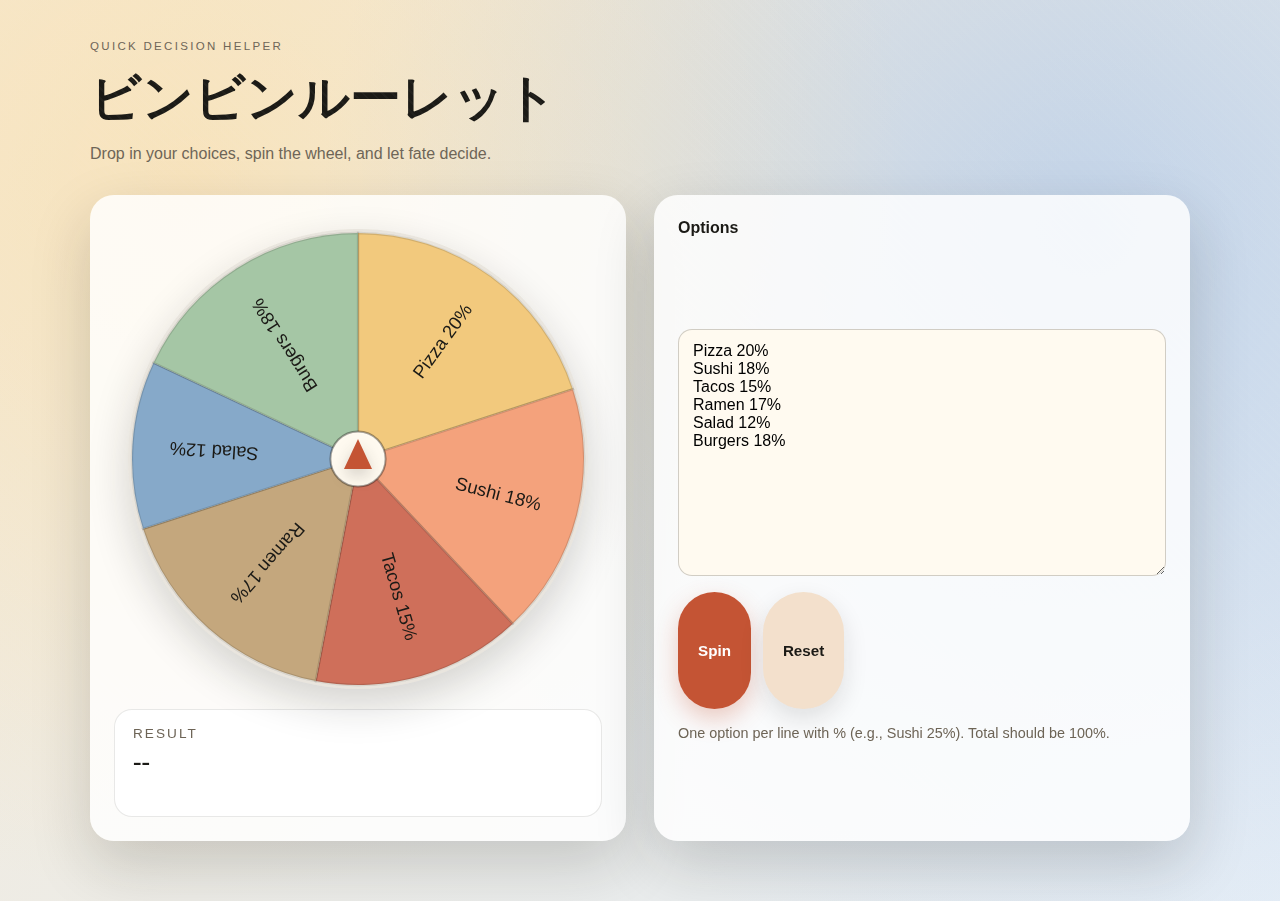
<file: index.html>
﻿<!doctype html>
<html lang="en">
<head>
  <meta charset="utf-8" />
  <meta name="viewport" content="width=device-width, initial-scale=1" />
  <title>ビンビンルーレット</title>
  <link rel="stylesheet" href="styles.css" />
</head>
<body>
  <main class="app">
    <header class="hero">
      <p class="eyebrow">Quick decision helper</p>
      <h1>ビンビンルーレット</h1>
      <p class="subhead">Drop in your choices, spin the wheel, and let fate decide.</p>
    </header>

    <section class="content">
      <div class="wheel-panel">
        <div class="wheel-wrap">
          <canvas id="wheel" width="420" height="420" aria-label="roulette wheel"></canvas>
          <div class="pointer" aria-hidden="true"></div>
        </div>
        <div class="result-card">
          <div class="result-label">Result</div>
          <div id="result" class="result-value" aria-live="polite">--</div>
          <div id="status" class="status" role="status"></div>
        </div>
      </div>

      <div class="control-panel">
        <label for="options">Options</label>
        <textarea id="options" rows="8" placeholder="Pizza 20%"></textarea>
        <div class="controls">
          <button id="spin">Spin</button>
          <button id="reset" class="secondary">Reset</button>
        </div>
        <p class="hint">One option per line with % (e.g., Sushi 25%). Total should be 100%.</p>
      </div>
    </section>
  </main>

  <script src="script.js" defer></script>
</body>
</html>
</file>
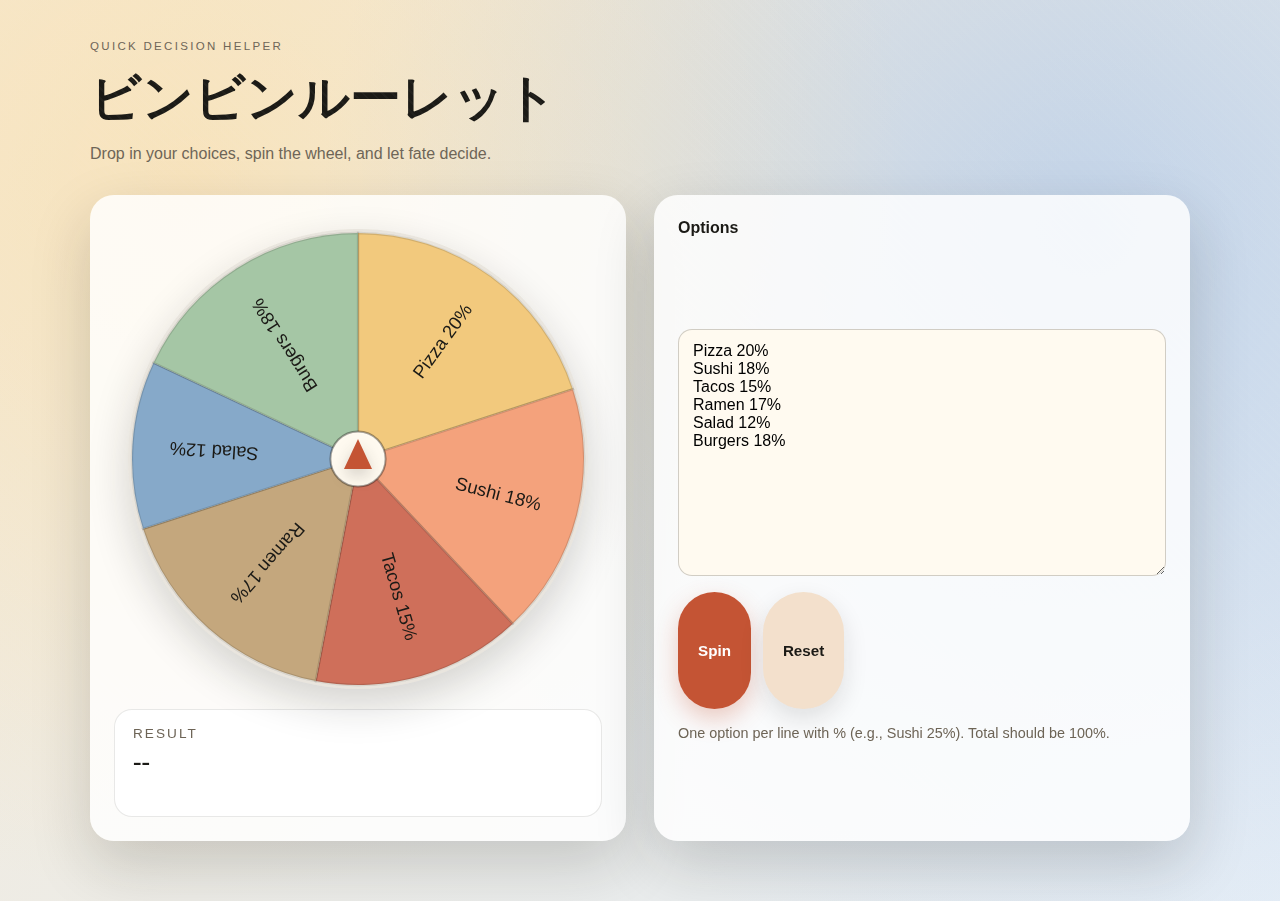
<file: ルーレット/index.html>
﻿<!doctype html>
<html lang="en">
<head>
  <meta charset="utf-8" />
  <meta name="viewport" content="width=device-width, initial-scale=1" />
  <title>ビンビンルーレット</title>
  <link rel="stylesheet" href="styles.css" />
</head>
<body>
  <main class="app">
    <header class="hero">
      <p class="eyebrow">Quick decision helper</p>
      <h1>ビンビンルーレット</h1>
      <p class="subhead">Drop in your choices, spin the wheel, and let fate decide.</p>
    </header>

    <section class="content">
      <div class="wheel-panel">
        <div class="wheel-wrap">
          <canvas id="wheel" width="420" height="420" aria-label="roulette wheel"></canvas>
          <div class="pointer" aria-hidden="true"></div>
        </div>
        <div class="result-card">
          <div class="result-label">Result</div>
          <div id="result" class="result-value" aria-live="polite">--</div>
          <div id="status" class="status" role="status"></div>
        </div>
      </div>

      <div class="control-panel">
        <label for="options">Options</label>
        <textarea id="options" rows="8" placeholder="Pizza 20%"></textarea>
        <div class="controls">
          <button id="spin">Spin</button>
          <button id="reset" class="secondary">Reset</button>
        </div>
        <p class="hint">One option per line with % (e.g., Sushi 25%). Total should be 100%.</p>
      </div>
    </section>
  </main>

  <script src="script.js" defer></script>
</body>
</html>
</file>
<file: styles.css>
:root {
  --ink: #1b1a16;
  --muted: #6d6456;
  --accent: #c45434;
  --accent-dark: #8f3d26;
  --panel: rgba(255, 255, 255, 0.82);
  --panel-shadow: 0 24px 60px rgba(27, 26, 22, 0.18);
}

* {
  box-sizing: border-box;
}

body {
  margin: 0;
  min-height: 100vh;
  color: var(--ink);
  font-family: "Trebuchet MS", "Gill Sans", "Candara", sans-serif;
  background:
    radial-gradient(circle at 15% 20%, rgba(255, 219, 149, 0.45), transparent 55%),
    radial-gradient(circle at 85% 25%, rgba(118, 165, 230, 0.35), transparent 60%),
    linear-gradient(135deg, #f4ead8, #e6eef6);
  overflow-x: hidden;
}

body::before {
  content: "";
  position: fixed;
  inset: 0;
  background: repeating-linear-gradient(
    45deg,
    rgba(255, 255, 255, 0.08),
    rgba(255, 255, 255, 0.08) 2px,
    transparent 2px,
    transparent 7px
  );
  pointer-events: none;
  opacity: 0.4;
}

.app {
  width: min(1100px, 92vw);
  margin: 0 auto;
  padding: 40px 0 60px;
  display: grid;
  gap: 32px;
  animation: rise 0.8s ease-out both;
}

.hero {
  display: grid;
  gap: 12px;
}

.eyebrow {
  letter-spacing: 0.2em;
  text-transform: uppercase;
  font-size: 0.72rem;
  color: var(--muted);
  margin: 0;
}

.hero h1 {
  font-family: "Palatino Linotype", "Book Antiqua", Palatino, serif;
  font-size: clamp(2.6rem, 4vw, 3.6rem);
  margin: 0;
}

.subhead {
  margin: 0;
  color: var(--muted);
  max-width: 560px;
}

.content {
  display: grid;
  grid-template-columns: repeat(2, minmax(0, 1fr));
  gap: 28px;
}

.wheel-panel,
.control-panel {
  background: var(--panel);
  border-radius: 24px;
  padding: 24px;
  box-shadow: var(--panel-shadow);
  position: relative;
  isolation: isolate;
}

.wheel-panel {
  display: grid;
  gap: 20px;
  align-content: start;
  animation: panel-in 0.8s ease-out both;
}

.control-panel {
  display: grid;
  gap: 16px;
  animation: panel-in 0.8s ease-out both;
  animation-delay: 0.1s;
}

.wheel-wrap {
  position: relative;
  display: grid;
  place-items: center;
  padding-top: 10px;
}

canvas {
  border-radius: 50%;
  background: #fbf7ef;
  box-shadow: inset 0 0 0 3px rgba(27, 26, 22, 0.08), 0 16px 40px rgba(27, 26, 22, 0.18);
}

.pointer {
  position: absolute;
  top: 50%;
  left: 50%;
  width: 0;
  height: 0;
  border-left: 14px solid transparent;
  border-right: 14px solid transparent;
  border-bottom: 30px solid var(--accent);
  transform: translate(-50%, -50%);
  filter: drop-shadow(0 6px 8px rgba(27, 26, 22, 0.2));
}

.result-card {
  background: rgba(255, 255, 255, 0.9);
  border-radius: 18px;
  padding: 16px 18px;
  display: grid;
  gap: 6px;
  border: 1px solid rgba(27, 26, 22, 0.1);
}

.result-label {
  font-size: 0.85rem;
  text-transform: uppercase;
  letter-spacing: 0.15em;
  color: var(--muted);
}

.result-value {
  font-size: clamp(1.4rem, 2vw, 1.8rem);
  font-weight: 600;
  font-family: "Palatino Linotype", "Book Antiqua", Palatino, serif;
}

.status {
  font-size: 0.9rem;
  color: var(--accent-dark);
  min-height: 1.2em;
}

.result-card.celebrate {
  animation: pop 0.45s ease-out;
}

label {
  font-weight: 600;
}

textarea {
  width: 100%;
  border-radius: 14px;
  border: 1px solid rgba(27, 26, 22, 0.2);
  padding: 12px 14px;
  font-family: inherit;
  font-size: 1rem;
  resize: vertical;
  background: #fffaf0;
}

.controls {
  display: flex;
  gap: 12px;
  flex-wrap: wrap;
}

button {
  border: none;
  border-radius: 999px;
  padding: 12px 20px;
  font-size: 0.95rem;
  font-weight: 600;
  cursor: pointer;
  background: var(--accent);
  color: #fff;
  transition: transform 0.2s ease, box-shadow 0.2s ease;
  box-shadow: 0 10px 24px rgba(196, 84, 52, 0.3);
}

button.secondary {
  background: #f3e0cc;
  color: var(--ink);
  box-shadow: 0 10px 24px rgba(27, 26, 22, 0.12);
}

button:hover {
  transform: translateY(-2px);
}

button:disabled {
  cursor: not-allowed;
  opacity: 0.6;
  transform: none;
  box-shadow: none;
}

.hint {
  margin: 0;
  color: var(--muted);
  font-size: 0.9rem;
}

@keyframes rise {
  from {
    opacity: 0;
    transform: translateY(16px);
  }
  to {
    opacity: 1;
    transform: translateY(0);
  }
}

@keyframes panel-in {
  from {
    opacity: 0;
    transform: translateY(18px);
  }
  to {
    opacity: 1;
    transform: translateY(0);
  }
}

@keyframes pop {
  0% {
    transform: scale(0.98);
  }
  60% {
    transform: scale(1.02);
  }
  100% {
    transform: scale(1);
  }
}

@media (max-width: 900px) {
  .content {
    grid-template-columns: 1fr;
  }

  .wheel-panel,
  .control-panel {
    padding: 20px;
  }

  button {
    width: 100%;
    justify-content: center;
  }
}
</file>
<file: ルーレット/styles.css>
:root {
  --ink: #1b1a16;
  --muted: #6d6456;
  --accent: #c45434;
  --accent-dark: #8f3d26;
  --panel: rgba(255, 255, 255, 0.82);
  --panel-shadow: 0 24px 60px rgba(27, 26, 22, 0.18);
}

* {
  box-sizing: border-box;
}

body {
  margin: 0;
  min-height: 100vh;
  color: var(--ink);
  font-family: "Trebuchet MS", "Gill Sans", "Candara", sans-serif;
  background:
    radial-gradient(circle at 15% 20%, rgba(255, 219, 149, 0.45), transparent 55%),
    radial-gradient(circle at 85% 25%, rgba(118, 165, 230, 0.35), transparent 60%),
    linear-gradient(135deg, #f4ead8, #e6eef6);
  overflow-x: hidden;
}

body::before {
  content: "";
  position: fixed;
  inset: 0;
  background: repeating-linear-gradient(
    45deg,
    rgba(255, 255, 255, 0.08),
    rgba(255, 255, 255, 0.08) 2px,
    transparent 2px,
    transparent 7px
  );
  pointer-events: none;
  opacity: 0.4;
}

.app {
  width: min(1100px, 92vw);
  margin: 0 auto;
  padding: 40px 0 60px;
  display: grid;
  gap: 32px;
  animation: rise 0.8s ease-out both;
}

.hero {
  display: grid;
  gap: 12px;
}

.eyebrow {
  letter-spacing: 0.2em;
  text-transform: uppercase;
  font-size: 0.72rem;
  color: var(--muted);
  margin: 0;
}

.hero h1 {
  font-family: "Palatino Linotype", "Book Antiqua", Palatino, serif;
  font-size: clamp(2.6rem, 4vw, 3.6rem);
  margin: 0;
}

.subhead {
  margin: 0;
  color: var(--muted);
  max-width: 560px;
}

.content {
  display: grid;
  grid-template-columns: repeat(2, minmax(0, 1fr));
  gap: 28px;
}

.wheel-panel,
.control-panel {
  background: var(--panel);
  border-radius: 24px;
  padding: 24px;
  box-shadow: var(--panel-shadow);
  position: relative;
  isolation: isolate;
}

.wheel-panel {
  display: grid;
  gap: 20px;
  align-content: start;
  animation: panel-in 0.8s ease-out both;
}

.control-panel {
  display: grid;
  gap: 16px;
  animation: panel-in 0.8s ease-out both;
  animation-delay: 0.1s;
}

.wheel-wrap {
  position: relative;
  display: grid;
  place-items: center;
  padding-top: 10px;
}

canvas {
  border-radius: 50%;
  background: #fbf7ef;
  box-shadow: inset 0 0 0 3px rgba(27, 26, 22, 0.08), 0 16px 40px rgba(27, 26, 22, 0.18);
}

.pointer {
  position: absolute;
  top: 50%;
  left: 50%;
  width: 0;
  height: 0;
  border-left: 14px solid transparent;
  border-right: 14px solid transparent;
  border-bottom: 30px solid var(--accent);
  transform: translate(-50%, -50%);
  filter: drop-shadow(0 6px 8px rgba(27, 26, 22, 0.2));
}

.result-card {
  background: rgba(255, 255, 255, 0.9);
  border-radius: 18px;
  padding: 16px 18px;
  display: grid;
  gap: 6px;
  border: 1px solid rgba(27, 26, 22, 0.1);
}

.result-label {
  font-size: 0.85rem;
  text-transform: uppercase;
  letter-spacing: 0.15em;
  color: var(--muted);
}

.result-value {
  font-size: clamp(1.4rem, 2vw, 1.8rem);
  font-weight: 600;
  font-family: "Palatino Linotype", "Book Antiqua", Palatino, serif;
}

.status {
  font-size: 0.9rem;
  color: var(--accent-dark);
  min-height: 1.2em;
}

.result-card.celebrate {
  animation: pop 0.45s ease-out;
}

label {
  font-weight: 600;
}

textarea {
  width: 100%;
  border-radius: 14px;
  border: 1px solid rgba(27, 26, 22, 0.2);
  padding: 12px 14px;
  font-family: inherit;
  font-size: 1rem;
  resize: vertical;
  background: #fffaf0;
}

.controls {
  display: flex;
  gap: 12px;
  flex-wrap: wrap;
}

button {
  border: none;
  border-radius: 999px;
  padding: 12px 20px;
  font-size: 0.95rem;
  font-weight: 600;
  cursor: pointer;
  background: var(--accent);
  color: #fff;
  transition: transform 0.2s ease, box-shadow 0.2s ease;
  box-shadow: 0 10px 24px rgba(196, 84, 52, 0.3);
}

button.secondary {
  background: #f3e0cc;
  color: var(--ink);
  box-shadow: 0 10px 24px rgba(27, 26, 22, 0.12);
}

button:hover {
  transform: translateY(-2px);
}

button:disabled {
  cursor: not-allowed;
  opacity: 0.6;
  transform: none;
  box-shadow: none;
}

.hint {
  margin: 0;
  color: var(--muted);
  font-size: 0.9rem;
}

@keyframes rise {
  from {
    opacity: 0;
    transform: translateY(16px);
  }
  to {
    opacity: 1;
    transform: translateY(0);
  }
}

@keyframes panel-in {
  from {
    opacity: 0;
    transform: translateY(18px);
  }
  to {
    opacity: 1;
    transform: translateY(0);
  }
}

@keyframes pop {
  0% {
    transform: scale(0.98);
  }
  60% {
    transform: scale(1.02);
  }
  100% {
    transform: scale(1);
  }
}

@media (max-width: 900px) {
  .content {
    grid-template-columns: 1fr;
  }

  .wheel-panel,
  .control-panel {
    padding: 20px;
  }

  button {
    width: 100%;
    justify-content: center;
  }
}
</file>
